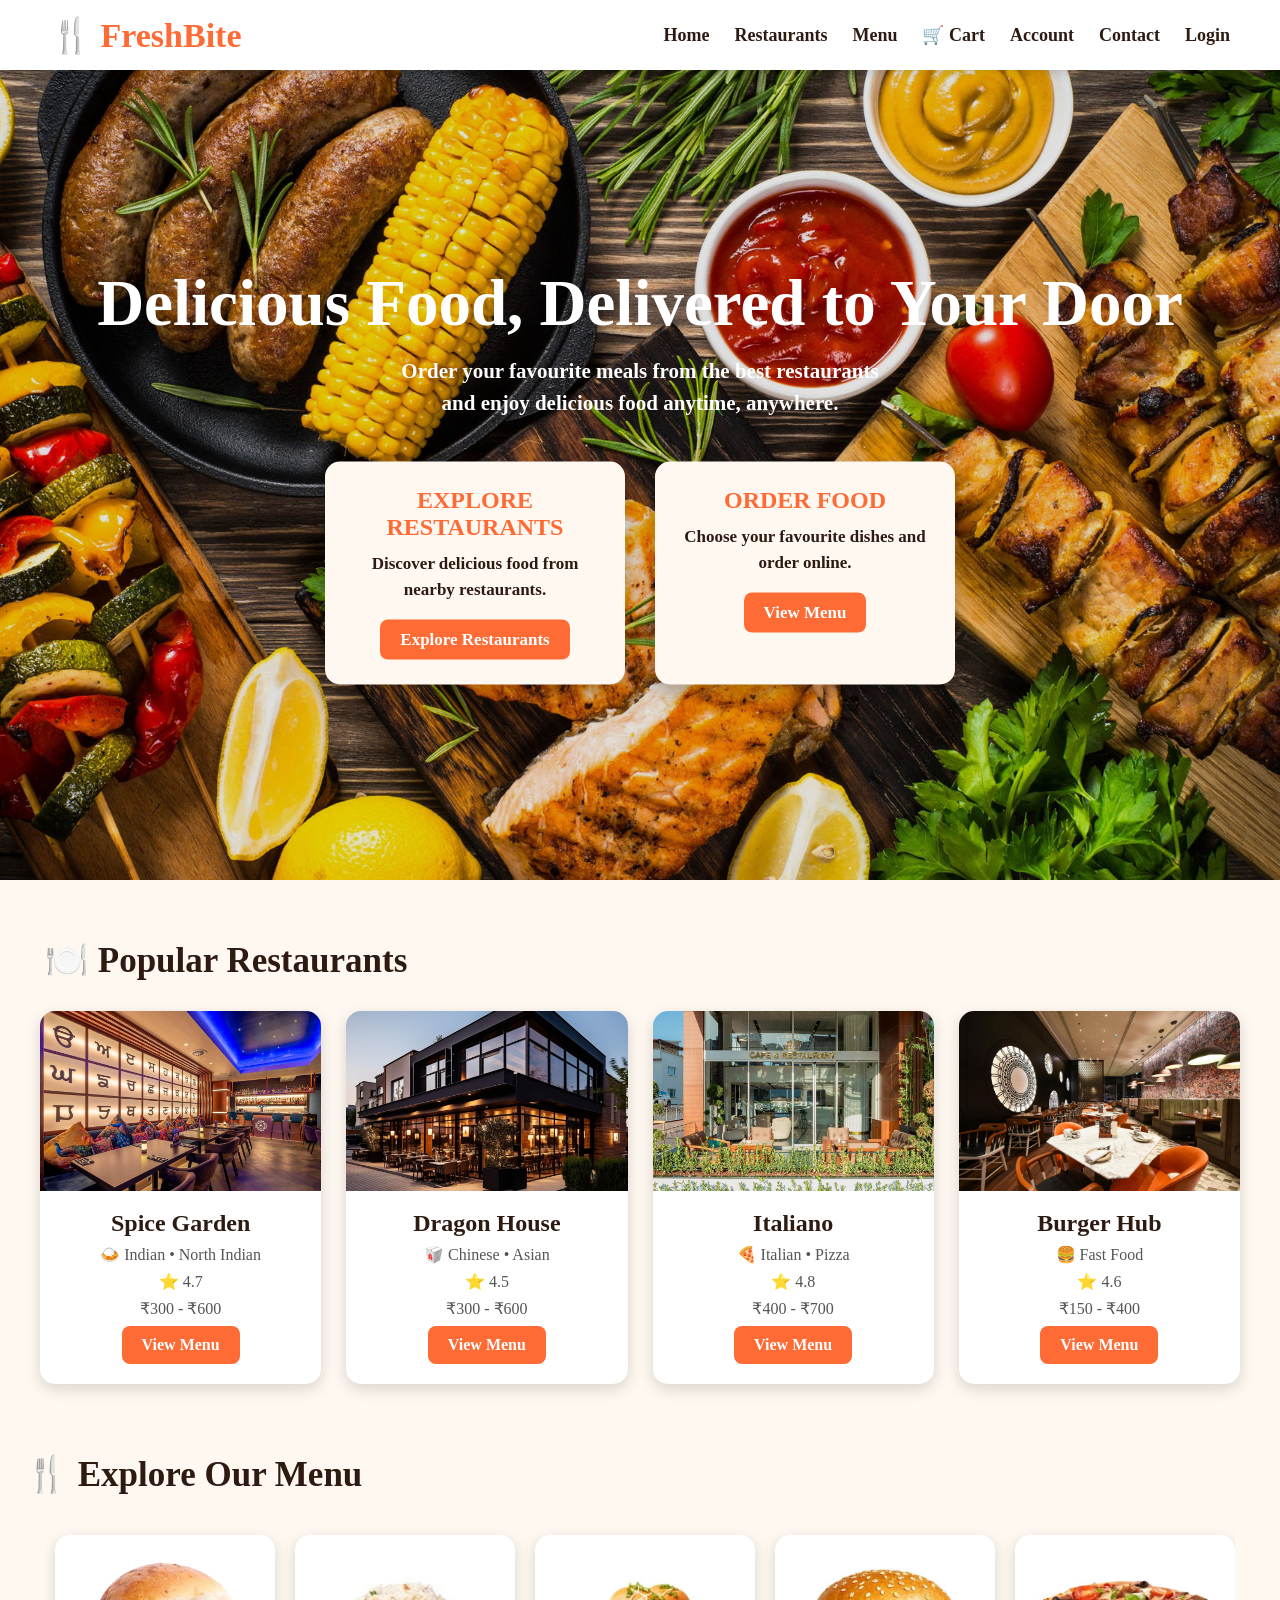
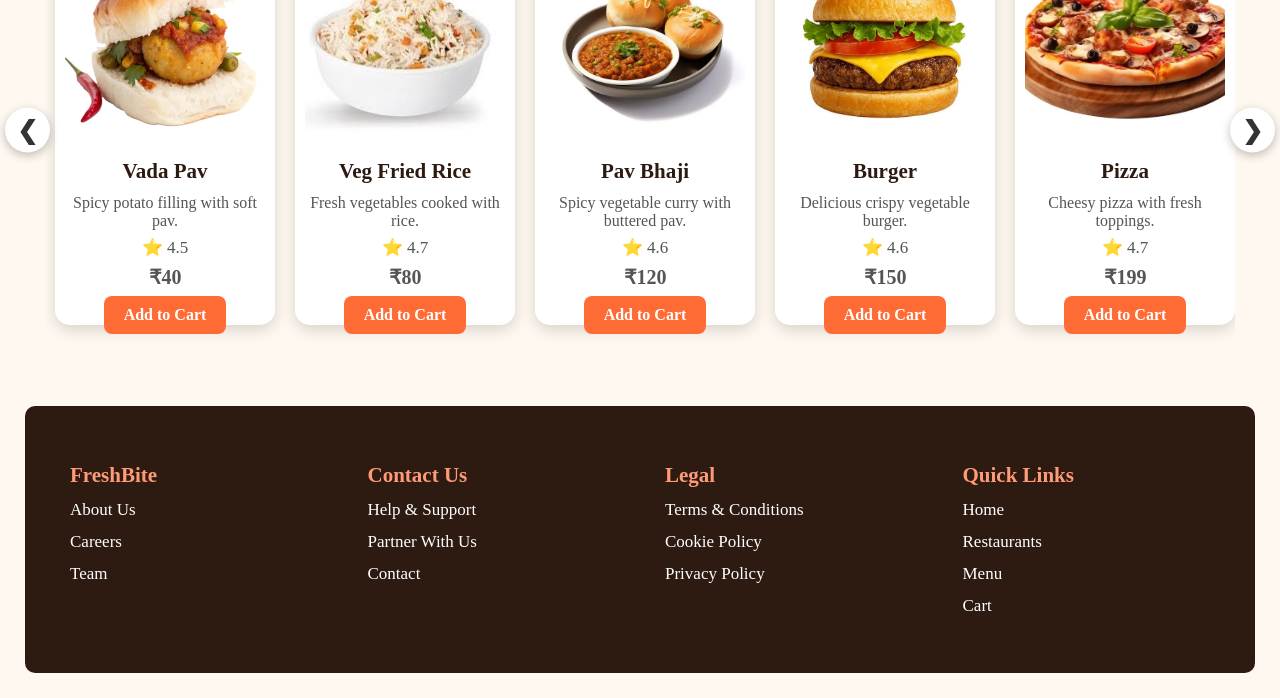
<file: index.html>
<!DOCTYPE html>
<html lang="en">

<head>
    <meta charset="UTF-8">
    <meta name="viewport" content="width=device-width, initial-scale=1.0">

    <title>FreshBite - Online Food Ordering</title>

    <link rel="stylesheet" href="css_index.css">
</head>

<body>

    <!-- ================= NAVBAR ================= -->

    <section id="n">

        <nav class="navbar">

            <h2 class="logo">🍴 FreshBite</h2>

            <div class="nav-links">

                <a href="#home">Home</a>

                <a href="#restaurants">Restaurants</a>

                <a href="#menu">Menu</a>

                <a href="cart.html">🛒 Cart</a>

                <a href="account.html">Account</a>

                <a href="#contact">Contact</a>

                <a href="login.html">Login</a>

            </div>

        </nav>

    </section>


    <!-- ================= HERO SECTION ================= -->

    <section class="hero-img" id="home"  style="scroll-margin-top: 69px;">

        <div class="hero-wrapper">

            <h1>
                Delicious Food, Delivered to Your Door
            </h1>

            <p>
                Order your favourite meals from the best restaurants
                <br>
                and enjoy delicious food anytime, anywhere.
            </p>

            <br>

            <div class="cards">

                <div class="info">

                    <h2>EXPLORE RESTAURANTS</h2>

                    <p>
                        Discover delicious food from nearby restaurants.
                    </p>

                    <br>

                    <a href="#restaurants" class="shop">
                        Explore Restaurants
                    </a>

                </div>


                <div class="info">

                    <h2>ORDER FOOD</h2>

                    <p>
                        Choose your favourite dishes and order online.
                    </p>

                    <br>

                    <a href="#menu" class="shop">
                        View Menu
                    </a>

                </div>

            </div>

        </div>

    </section>


    <!-- ================= RESTAURANTS ================= -->

    <section id="restaurants" class="restaurant-section"  style="scroll-margin-top: 40px;">

        <h3>
            🍽️ Popular Restaurants
        </h3>

        <div class="restaurant-grid">


            <!-- Restaurant 1 -->

            <div class="restaurant-card">

                <img src="restaurant1.jpg"
                     alt="Spice Garden">

                <h2>Spice Garden</h2>

                <p>
                    🍛 Indian • North Indian
                </p>

                <p>
                    ⭐ 4.7
                </p>

                <p>
                    ₹300 - ₹600
                </p>

                <a href="#menu" class="order-btn">
                    View Menu
                </a>

            </div>


            <!-- Restaurant 2 -->

            <div class="restaurant-card">

                <img src="restaurant2.jpg"
                     alt="Dragon House">

                <h2>Dragon House</h2>

                <p>
                    🥡 Chinese • Asian
                </p>

                <p>
                    ⭐ 4.5
                </p>

                <p>
                    ₹300 - ₹600
                </p>

                <a href="#menu" class="order-btn">
                    View Menu
                </a>

            </div>


            <!-- Restaurant 3 -->

            <div class="restaurant-card">

                <img src="restaurant3.jpg"
                     alt="Italiano">

                <h2>Italiano</h2>

                <p>
                    🍕 Italian • Pizza
                </p>

                <p>
                    ⭐ 4.8
                </p>

                <p>
                    ₹400 - ₹700
                </p>

                <a href="#menu" class="order-btn">
                    View Menu
                </a>

            </div>


            <!-- Restaurant 4 -->

            <div class="restaurant-card">

                <img src="restaurant4.jpg"
                     alt="Burger Hub">

                <h2>Burger Hub</h2>

                <p>
                    🍔 Fast Food
                </p>

                <p>
                    ⭐ 4.6
                </p>

                <p>
                    ₹150 - ₹400
                </p>

                <a href="#menu" class="order-btn">
                    View Menu
                </a>

            </div>

        </div>

    </section>


    <!-- ================= FOOD MENU ================= -->

    <section id="menu"  style="scroll-margin-top: 70px;">

        <h3>
            🍴 Explore Our Menu
        </h3>


        <div class="scroll-container">

            <button class="scroll-btn left"
                    onclick="scrollFood(-1)">
                ❮
            </button>


            <section id="product">


                <!-- FOOD 1 -->

                <div class="productlist">

                    <img src="f1.jpeg"
                         alt="Vada Pav"
                         width="200"
                         height="200">

                    <h2 class="product-heading">
                        Vada Pav
                    </h2>

                    <p>
                        Spicy potato filling with soft pav.
                    </p>

                    <p class="rating">
                        ⭐ 4.5
                    </p>

                    <p class="price">
                        ₹40
                    </p>

                    <button class="order-btn"
                            onclick="addToCart('Vada Pav',40)">
                        Add to Cart
                    </button>

                </div>


                <!-- FOOD 2 -->

                <div class="productlist">

                    <img src="f10.jpeg"
                         alt="Veg Fried Rice"
                         width="200"
                         height="200">

                    <h2 class="product-heading">
                        Veg Fried Rice
                    </h2>

                    <p>
                        Fresh vegetables cooked with rice.
                    </p>

                    <p class="rating">
                        ⭐ 4.7
                    </p>

                    <p class="price">
                        ₹80
                    </p>

                    <button class="order-btn"
                            onclick="addToCart('Veg Fried Rice',80)">
                        Add to Cart
                    </button>

                </div>


                <!-- FOOD 3 -->

                <div class="productlist">

                    <img src="f2.jpeg"
                         alt="Pav Bhaji"
                         width="200"
                         height="200">

                    <h2 class="product-heading">
                        Pav Bhaji
                    </h2>

                    <p>
                        Spicy vegetable curry with buttered pav.
                    </p>

                    <p class="rating">
                        ⭐ 4.6
                    </p>

                    <p class="price">
                        ₹120
                    </p>

                    <button class="order-btn"
                            onclick="addToCart('Pav Bhaji',120)">
                        Add to Cart
                    </button>

                </div>


                <!-- FOOD 4 -->

                <div class="productlist">

                    <img src="f11.jpeg"
                         alt="Burger"
                         width="200"
                         height="200">

                    <h2 class="product-heading">
                        Burger
                    </h2>

                    <p>
                        Delicious crispy vegetable burger.
                    </p>

                    <p class="rating">
                        ⭐ 4.6
                    </p>

                    <p class="price">
                        ₹150
                    </p>

                    <button class="order-btn"
                            onclick="addToCart('Burger',150)">
                        Add to Cart
                    </button>

                </div>


                <!-- FOOD 5 -->

                <div class="productlist">

                    <img src="f3.jpeg"
                         alt="Pizza"
                         width="200"
                         height="200">

                    <h2 class="product-heading">
                        Pizza
                    </h2>

                    <p>
                        Cheesy pizza with fresh toppings.
                    </p>

                    <p class="rating">
                        ⭐ 4.7
                    </p>

                    <p class="price">
                        ₹199
                    </p>

                    <button class="order-btn"
                            onclick="addToCart('Pizza',199)">
                        Add to Cart
                    </button>

                </div>


                <!-- FOOD 6 -->

                <div class="productlist">

                    <img src="f12.jpeg"
                         alt="Cake"
                         width="200"
                         height="200">

                    <h2 class="product-heading">
                        Chocolate Cake
                    </h2>

                    <p>
                        Soft and delicious chocolate cake.
                    </p>

                    <p class="rating">
                        ⭐ 4.3
                    </p>

                    <p class="price">
                        ₹90
                    </p>

                    <button class="order-btn"
                            onclick="addToCart('Chocolate Cake',90)">
                        Add to Cart
                    </button>

                </div>


                <!-- FOOD 7 -->

                <div class="productlist">

                    <img src="f4.jpeg"
                         alt="Chicken Biryani"
                         width="200"
                         height="200">

                    <h2 class="product-heading">
                        Chicken Biryani
                    </h2>

                    <p>
                        Aromatic rice with spicy chicken.
                    </p>

                    <p class="rating">
                        ⭐ 4.8
                    </p>

                    <p class="price">
                        ₹220
                    </p>

                    <button class="order-btn"
                            onclick="addToCart('Chicken Biryani',220)">
                        Add to Cart
                    </button>

                </div>


                <!-- FOOD 8 -->

                <div class="productlist">

                    <img src="f13.jpeg"
                         alt="Ice Cream"
                         width="200"
                         height="200">

                    <h2 class="product-heading">
                        Ice Cream
                    </h2>

                    <p>
                        Creamy and refreshing ice cream.
                    </p>

                    <p class="rating">
                        ⭐ 4.6
                    </p>

                    <p class="price">
                        ₹100
                    </p>

                    <button class="order-btn"
                            onclick="addToCart('Ice Cream',100)">
                        Add to Cart
                    </button>

                </div>


                <!-- FOOD 9 -->

                <div class="productlist">

                    <img src="f5.jpeg"
                         alt="Dal Khichadi"
                         width="200"
                         height="200">

                    <h2 class="product-heading">
                        Dal Khichadi
                    </h2>

                    <p>
                        Healthy and comforting Indian meal.
                    </p>

                    <p class="rating">
                        ⭐ 4.5
                    </p>

                    <p class="price">
                        ₹130
                    </p>

                    <button class="order-btn"
                            onclick="addToCart('Dal Khichadi',130)">
                        Add to Cart
                    </button>

                </div>


                <!-- FOOD 10 -->

                <div class="productlist">

                    <img src="f14.jpeg"
                         alt="Paratha"
                         width="200"
                         height="200">

                    <h2 class="product-heading">
                        Paratha
                    </h2>

                    <p>
                        Crispy Indian flatbread.
                    </p>

                    <p class="rating">
                        ⭐ 4.8
                    </p>

                    <p class="price">
                        ₹220
                    </p>

                    <button class="order-btn"
                            onclick="addToCart('Paratha',220)">
                        Add to Cart
                    </button>

                </div>


                <!-- FOOD 11 -->

                <div class="productlist">

                    <img src="f6.jpeg"
                         alt="Dosa"
                         width="200"
                         height="200">

                    <h2 class="product-heading">
                        Dosa
                    </h2>

                    <p>
                        Crispy South Indian dosa.
                    </p>

                    <p class="rating">
                        ⭐ 4.6
                    </p>

                    <p class="price">
                        ₹100
                    </p>

                    <button class="order-btn"
                            onclick="addToCart('Dosa',100)">
                        Add to Cart
                    </button>

                </div>


                <!-- FOOD 12 -->

                <div class="productlist">

                    <img src="f15.jpeg"
                         alt="Noodles"
                         width="200"
                         height="200">

                    <h2 class="product-heading">
                        Noodles
                    </h2>

                    <p>
                        Tasty noodles with fresh vegetables.
                    </p>

                    <p class="rating">
                        ⭐ 4.7
                    </p>

                    <p class="price">
                        ₹199
                    </p>

                    <button class="order-btn"
                            onclick="addToCart('Noodles',199)">
                        Add to Cart
                    </button>

                </div>

            </section>


            <button class="scroll-btn right"
                    onclick="scrollFood(1)">
                ❯
            </button>

        </div>

    </section>
    <br><br>

    <!-- ================= FOOTER ================= -->

    <footer class="list"
            id="contact"  style="scroll-margin-top: 50px;">

        <div class="lis">

            <li>
                <b>FreshBite</b>
            </li>

            <li>
                <a href="about.html">
                    About Us
                </a>
            </li>

            <li>
                Careers
            </li>

            <li>
                Team
            </li>

        </div>


        <div class="lis">

            <li>
                <b>Contact Us</b>
            </li>

            <li>
                <a href="contact.html">
                    Help & Support
                </a>
            </li>

            <li>
                Partner With Us
            </li>

            <li>
                Contact
            </li>

        </div>


        <div class="lis">

            <li>
                <b>Legal</b>
            </li>

            <li>
                Terms & Conditions
            </li>

            <li>
                Cookie Policy
            </li>

            <li>
                Privacy Policy
            </li>

        </div>


        <div class="lis">

            <li>
                <b>Quick Links</b>
            </li>

            <li>
                <a href="#home">
                    Home
                </a>
            </li>

            <li>
                <a href="#restaurants">
                    Restaurants
                </a>
            </li>

            <li>
                <a href="#menu">
                    Menu
                </a>
            </li>

            <li>
                <a href="cart.html">
                    Cart
                </a>
            </li>

        </div>

    </footer>


    <!-- ================= JAVASCRIPT ================= -->

    <script src="script.js"></script>

</body>

</html>
</file>
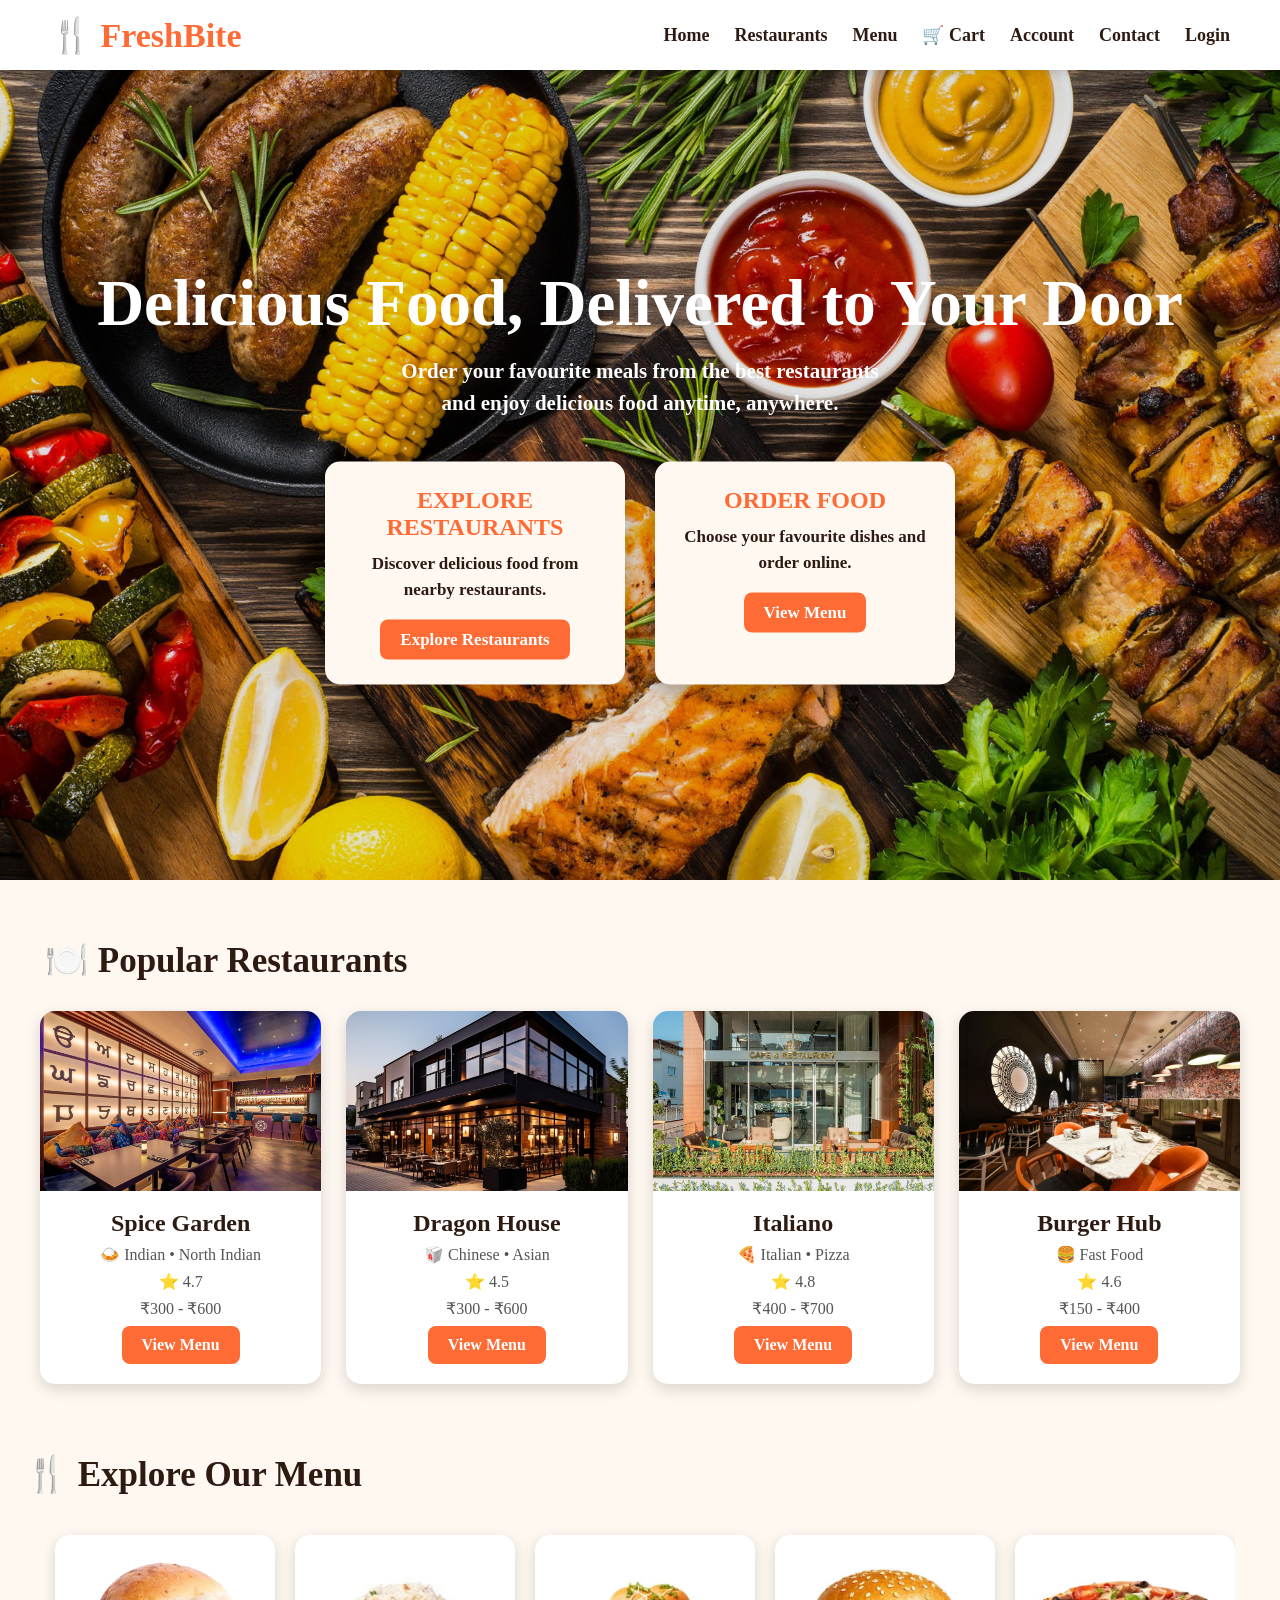
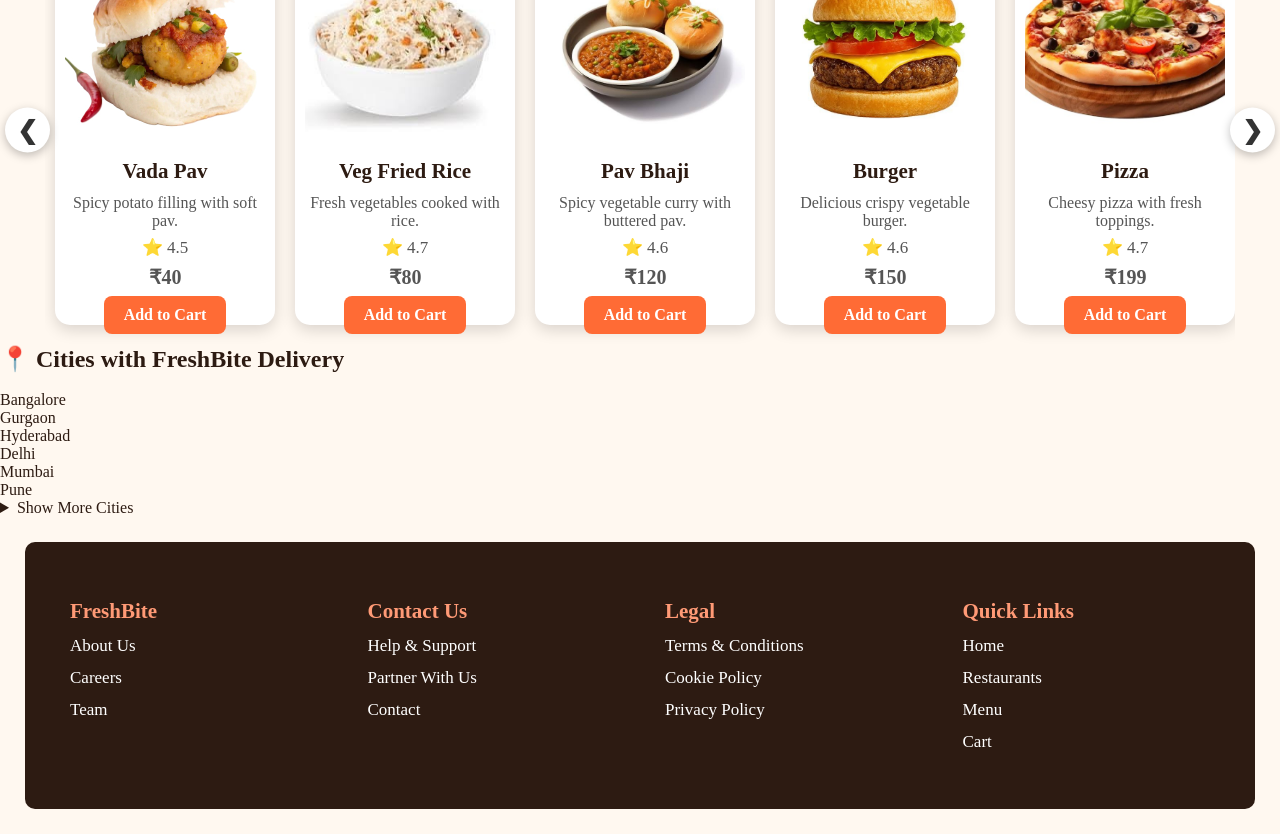
<file: Index.html>
<!DOCTYPE html>
<html lang="en">

<head>
    <meta charset="UTF-8">
    <meta name="viewport" content="width=device-width, initial-scale=1.0">

    <title>FreshBite - Online Food Ordering</title>

    <link rel="stylesheet" href="css_index.css">
</head>

<body>

    <!-- ================= NAVBAR ================= -->

    <section id="n">

        <nav class="navbar">

            <h2 class="logo">🍴 FreshBite</h2>

            <div class="nav-links">

                <a href="#home">Home</a>

                <a href="#restaurants">Restaurants</a>

                <a href="#menu">Menu</a>

                <a href="cart.html">🛒 Cart</a>

                <a href="account.html">Account</a>

                <a href="#contact">Contact</a>

                <a href="login.html">Login</a>

            </div>

        </nav>

    </section>


    <!-- ================= HERO SECTION ================= -->

    <section class="hero-img" id="home"  style="scroll-margin-top: 69px;">

        <div class="hero-wrapper">

            <h1>
                Delicious Food, Delivered to Your Door
            </h1>

            <p>
                Order your favourite meals from the best restaurants
                <br>
                and enjoy delicious food anytime, anywhere.
            </p>

            <br>

            <div class="cards">

                <div class="info">

                    <h2>EXPLORE RESTAURANTS</h2>

                    <p>
                        Discover delicious food from nearby restaurants.
                    </p>

                    <br>

                    <a href="#restaurants" class="shop">
                        Explore Restaurants
                    </a>

                </div>


                <div class="info">

                    <h2>ORDER FOOD</h2>

                    <p>
                        Choose your favourite dishes and order online.
                    </p>

                    <br>

                    <a href="#menu" class="shop">
                        View Menu
                    </a>

                </div>

            </div>

        </div>

    </section>


    <!-- ================= RESTAURANTS ================= -->

    <section id="restaurants" class="restaurant-section"  style="scroll-margin-top: 40px;">

        <h3>
            🍽️ Popular Restaurants
        </h3>

        <div class="restaurant-grid">


            <!-- Restaurant 1 -->

            <div class="restaurant-card">

                <img src="restaurant1.jpg"
                     alt="Spice Garden">

                <h2>Spice Garden</h2>

                <p>
                    🍛 Indian • North Indian
                </p>

                <p>
                    ⭐ 4.7
                </p>

                <p>
                    ₹300 - ₹600
                </p>

                <a href="#menu" class="order-btn">
                    View Menu
                </a>

            </div>


            <!-- Restaurant 2 -->

            <div class="restaurant-card">

                <img src="restaurant2.jpg"
                     alt="Dragon House">

                <h2>Dragon House</h2>

                <p>
                    🥡 Chinese • Asian
                </p>

                <p>
                    ⭐ 4.5
                </p>

                <p>
                    ₹300 - ₹600
                </p>

                <a href="#menu" class="order-btn">
                    View Menu
                </a>

            </div>


            <!-- Restaurant 3 -->

            <div class="restaurant-card">

                <img src="restaurant3.jpg"
                     alt="Italiano">

                <h2>Italiano</h2>

                <p>
                    🍕 Italian • Pizza
                </p>

                <p>
                    ⭐ 4.8
                </p>

                <p>
                    ₹400 - ₹700
                </p>

                <a href="#menu" class="order-btn">
                    View Menu
                </a>

            </div>


            <!-- Restaurant 4 -->

            <div class="restaurant-card">

                <img src="restaurant4.jpg"
                     alt="Burger Hub">

                <h2>Burger Hub</h2>

                <p>
                    🍔 Fast Food
                </p>

                <p>
                    ⭐ 4.6
                </p>

                <p>
                    ₹150 - ₹400
                </p>

                <a href="#menu" class="order-btn">
                    View Menu
                </a>

            </div>

        </div>

    </section>


    <!-- ================= FOOD MENU ================= -->

    <section id="menu"  style="scroll-margin-top: 70px;">

        <h3>
            🍴 Explore Our Menu
        </h3>


        <div class="scroll-container">

            <button class="scroll-btn left"
                    onclick="scrollFood(-1)">
                ❮
            </button>


            <section id="product">


                <!-- FOOD 1 -->

                <div class="productlist">

                    <img src="f1.jpeg"
                         alt="Vada Pav"
                         width="200"
                         height="200">

                    <h2 class="product-heading">
                        Vada Pav
                    </h2>

                    <p>
                        Spicy potato filling with soft pav.
                    </p>

                    <p class="rating">
                        ⭐ 4.5
                    </p>

                    <p class="price">
                        ₹40
                    </p>

                    <button class="order-btn"
                            onclick="addToCart('Vada Pav',40)">
                        Add to Cart
                    </button>

                </div>


                <!-- FOOD 2 -->

                <div class="productlist">

                    <img src="f10.jpeg"
                         alt="Veg Fried Rice"
                         width="200"
                         height="200">

                    <h2 class="product-heading">
                        Veg Fried Rice
                    </h2>

                    <p>
                        Fresh vegetables cooked with rice.
                    </p>

                    <p class="rating">
                        ⭐ 4.7
                    </p>

                    <p class="price">
                        ₹80
                    </p>

                    <button class="order-btn"
                            onclick="addToCart('Veg Fried Rice',80)">
                        Add to Cart
                    </button>

                </div>


                <!-- FOOD 3 -->

                <div class="productlist">

                    <img src="f2.jpeg"
                         alt="Pav Bhaji"
                         width="200"
                         height="200">

                    <h2 class="product-heading">
                        Pav Bhaji
                    </h2>

                    <p>
                        Spicy vegetable curry with buttered pav.
                    </p>

                    <p class="rating">
                        ⭐ 4.6
                    </p>

                    <p class="price">
                        ₹120
                    </p>

                    <button class="order-btn"
                            onclick="addToCart('Pav Bhaji',120)">
                        Add to Cart
                    </button>

                </div>


                <!-- FOOD 4 -->

                <div class="productlist">

                    <img src="f11.jpeg"
                         alt="Burger"
                         width="200"
                         height="200">

                    <h2 class="product-heading">
                        Burger
                    </h2>

                    <p>
                        Delicious crispy vegetable burger.
                    </p>

                    <p class="rating">
                        ⭐ 4.6
                    </p>

                    <p class="price">
                        ₹150
                    </p>

                    <button class="order-btn"
                            onclick="addToCart('Burger',150)">
                        Add to Cart
                    </button>

                </div>


                <!-- FOOD 5 -->

                <div class="productlist">

                    <img src="f3.jpeg"
                         alt="Pizza"
                         width="200"
                         height="200">

                    <h2 class="product-heading">
                        Pizza
                    </h2>

                    <p>
                        Cheesy pizza with fresh toppings.
                    </p>

                    <p class="rating">
                        ⭐ 4.7
                    </p>

                    <p class="price">
                        ₹199
                    </p>

                    <button class="order-btn"
                            onclick="addToCart('Pizza',199)">
                        Add to Cart
                    </button>

                </div>


                <!-- FOOD 6 -->

                <div class="productlist">

                    <img src="f12.jpeg"
                         alt="Cake"
                         width="200"
                         height="200">

                    <h2 class="product-heading">
                        Chocolate Cake
                    </h2>

                    <p>
                        Soft and delicious chocolate cake.
                    </p>

                    <p class="rating">
                        ⭐ 4.3
                    </p>

                    <p class="price">
                        ₹90
                    </p>

                    <button class="order-btn"
                            onclick="addToCart('Chocolate Cake',90)">
                        Add to Cart
                    </button>

                </div>


                <!-- FOOD 7 -->

                <div class="productlist">

                    <img src="f4.jpeg"
                         alt="Chicken Biryani"
                         width="200"
                         height="200">

                    <h2 class="product-heading">
                        Chicken Biryani
                    </h2>

                    <p>
                        Aromatic rice with spicy chicken.
                    </p>

                    <p class="rating">
                        ⭐ 4.8
                    </p>

                    <p class="price">
                        ₹220
                    </p>

                    <button class="order-btn"
                            onclick="addToCart('Chicken Biryani',220)">
                        Add to Cart
                    </button>

                </div>


                <!-- FOOD 8 -->

                <div class="productlist">

                    <img src="f13.jpeg"
                         alt="Ice Cream"
                         width="200"
                         height="200">

                    <h2 class="product-heading">
                        Ice Cream
                    </h2>

                    <p>
                        Creamy and refreshing ice cream.
                    </p>

                    <p class="rating">
                        ⭐ 4.6
                    </p>

                    <p class="price">
                        ₹100
                    </p>

                    <button class="order-btn"
                            onclick="addToCart('Ice Cream',100)">
                        Add to Cart
                    </button>

                </div>


                <!-- FOOD 9 -->

                <div class="productlist">

                    <img src="f5.jpeg"
                         alt="Dal Khichadi"
                         width="200"
                         height="200">

                    <h2 class="product-heading">
                        Dal Khichadi
                    </h2>

                    <p>
                        Healthy and comforting Indian meal.
                    </p>

                    <p class="rating">
                        ⭐ 4.5
                    </p>

                    <p class="price">
                        ₹130
                    </p>

                    <button class="order-btn"
                            onclick="addToCart('Dal Khichadi',130)">
                        Add to Cart
                    </button>

                </div>


                <!-- FOOD 10 -->

                <div class="productlist">

                    <img src="f14.jpeg"
                         alt="Paratha"
                         width="200"
                         height="200">

                    <h2 class="product-heading">
                        Paratha
                    </h2>

                    <p>
                        Crispy Indian flatbread.
                    </p>

                    <p class="rating">
                        ⭐ 4.8
                    </p>

                    <p class="price">
                        ₹220
                    </p>

                    <button class="order-btn"
                            onclick="addToCart('Paratha',220)">
                        Add to Cart
                    </button>

                </div>


                <!-- FOOD 11 -->

                <div class="productlist">

                    <img src="f6.jpeg"
                         alt="Dosa"
                         width="200"
                         height="200">

                    <h2 class="product-heading">
                        Dosa
                    </h2>

                    <p>
                        Crispy South Indian dosa.
                    </p>

                    <p class="rating">
                        ⭐ 4.6
                    </p>

                    <p class="price">
                        ₹100
                    </p>

                    <button class="order-btn"
                            onclick="addToCart('Dosa',100)">
                        Add to Cart
                    </button>

                </div>


                <!-- FOOD 12 -->

                <div class="productlist">

                    <img src="f15.jpeg"
                         alt="Noodles"
                         width="200"
                         height="200">

                    <h2 class="product-heading">
                        Noodles
                    </h2>

                    <p>
                        Tasty noodles with fresh vegetables.
                    </p>

                    <p class="rating">
                        ⭐ 4.7
                    </p>

                    <p class="price">
                        ₹199
                    </p>

                    <button class="order-btn"
                            onclick="addToCart('Noodles',199)">
                        Add to Cart
                    </button>

                </div>

            </section>


            <button class="scroll-btn right"
                    onclick="scrollFood(1)">
                ❯
            </button>

        </div>

    </section>


    <!-- ================= CITIES ================= -->

    <section class="delivery"
             id="cities"  style="scroll-margin-top: 50px;">

        <h1>
            📍 Cities with FreshBite Delivery
        </h1>

        <br>

        <div class="cities">

            <div class="city">
                Bangalore
            </div>

            <div class="city">
                Gurgaon
            </div>

            <div class="city">
                Hyderabad
            </div>

            <div class="city">
                Delhi
            </div>

            <div class="city">
                Mumbai
            </div>

            <div class="city">
                Pune
            </div>

        </div>


        <details>

            <summary>
                Show More Cities
            </summary>

            <br>

            <div class="cities">

                <div class="city">Kolkata</div>

                <div class="city">Chennai</div>

                <div class="city">Ahmedabad</div>

                <div class="city">Chandigarh</div>

                <div class="city">Jaipur</div>

                <div class="city">Kochi</div>

                <div class="city">Coimbatore</div>

                <div class="city">Lucknow</div>

                <div class="city">Nagpur</div>

                <div class="city">Vadodara</div>

                <div class="city">Indore</div>

                <div class="city">Guwahati</div>

            </div>

        </details>

    </section>


    <!-- ================= FOOTER ================= -->

    <footer class="list"
            id="contact"  style="scroll-margin-top: 50px;">

        <div class="lis">

            <li>
                <b>FreshBite</b>
            </li>

            <li>
                <a href="about.html">
                    About Us
                </a>
            </li>

            <li>
                Careers
            </li>

            <li>
                Team
            </li>

        </div>


        <div class="lis">

            <li>
                <b>Contact Us</b>
            </li>

            <li>
                <a href="contact.html">
                    Help & Support
                </a>
            </li>

            <li>
                Partner With Us
            </li>

            <li>
                Contact
            </li>

        </div>


        <div class="lis">

            <li>
                <b>Legal</b>
            </li>

            <li>
                Terms & Conditions
            </li>

            <li>
                Cookie Policy
            </li>

            <li>
                Privacy Policy
            </li>

        </div>


        <div class="lis">

            <li>
                <b>Quick Links</b>
            </li>

            <li>
                <a href="#home">
                    Home
                </a>
            </li>

            <li>
                <a href="#restaurants">
                    Restaurants
                </a>
            </li>

            <li>
                <a href="#menu">
                    Menu
                </a>
            </li>

            <li>
                <a href="cart.html">
                    Cart
                </a>
            </li>

        </div>

    </footer>


    <!-- ================= JAVASCRIPT ================= -->

    <script src="script.js"></script>

</body>

</html>
</file>
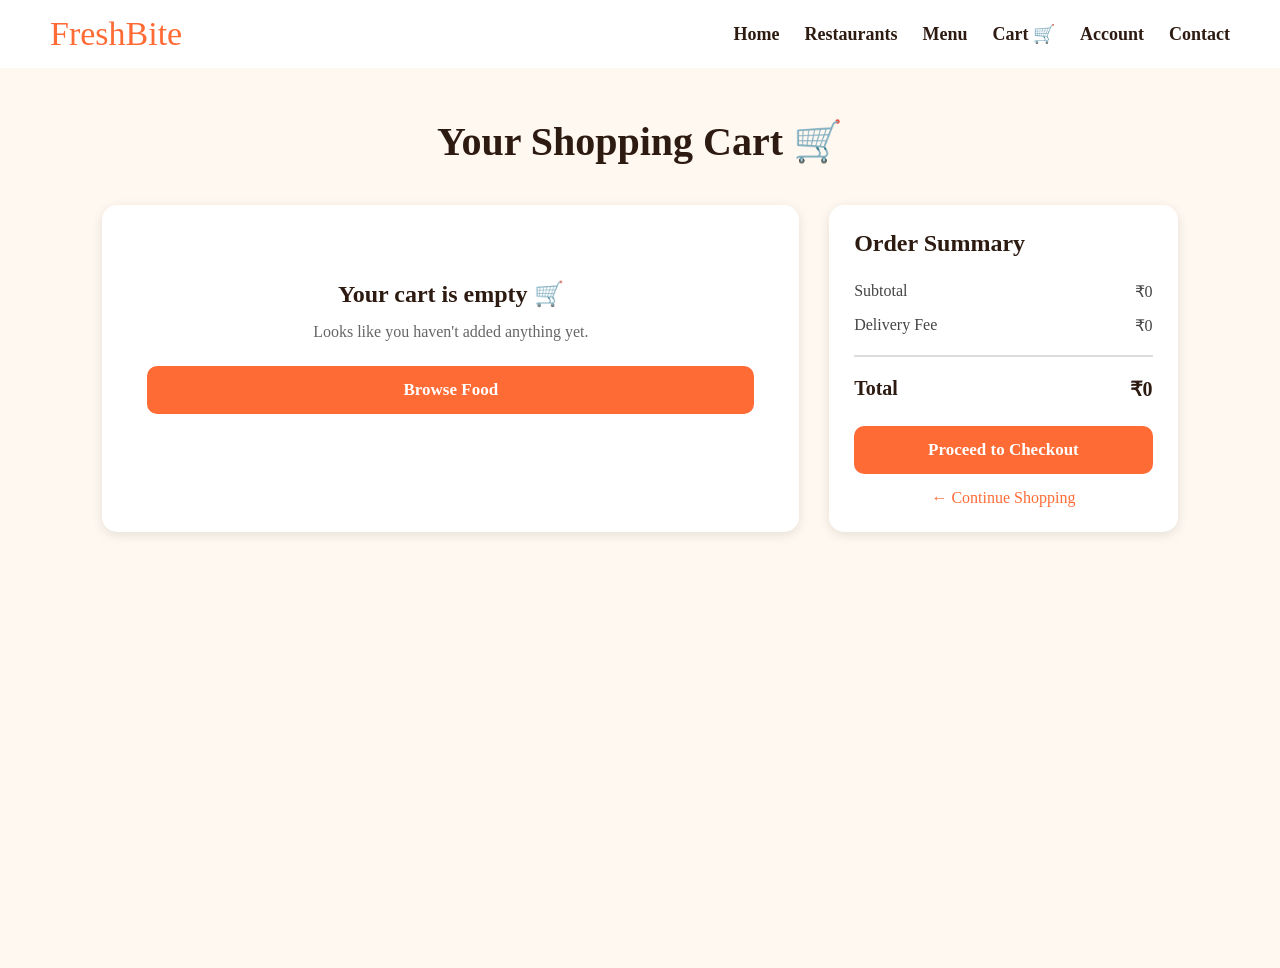
<file: cart.html>
<!DOCTYPE html>
<html lang="en">
<head>
    <meta charset="UTF-8">
    <meta name="viewport" content="width=device-width, initial-scale=1.0">

    <title>FreshBite - Cart</title>

    <link rel="stylesheet" href="css_index.css">

    <style>
        /* Cart Page */

        .cart-page {
            background-color: #FFF8F0;
            min-height: 100vh;
            padding: 50px 8%;
        }

        .cart-title {
            text-align: center;
            color: #2D1B12;
            font-size: 40px;
            margin-bottom: 40px;
        }

        .cart-container {
            max-width: 1100px;
            margin: auto;
            display: grid;
            grid-template-columns: 2fr 1fr;
            gap: 30px;
        }

        /* Cart Items */

        .cart-items {
            background: white;
            border-radius: 15px;
            padding: 25px;
            box-shadow: 0 3px 12px rgba(0,0,0,0.1);
        }

        .cart-item {
            display: flex;
            align-items: center;
            justify-content: space-between;
            border-bottom: 1px solid #ddd;
            padding: 20px 0;
            gap: 20px;
        }

        .cart-item:last-child {
            border-bottom: none;
        }

        .item-info {
            flex: 1;
        }

        .item-info h3 {
            color: #2D1B12;
            margin-bottom: 8px;
        }

        .item-price {
            color: #FF6B35;
            font-weight: bold;
        }

        /* Quantity */

        .quantity-box {
            display: flex;
            align-items: center;
            gap: 10px;
        }

        .quantity-box button {
            width: 32px;
            height: 32px;
            border: none;
            border-radius: 50%;
            background-color: #FF6B35;
            color: white;
            font-size: 18px;
            cursor: pointer;
        }

        .quantity-box button:hover {
            background-color: #e85a28;
        }

        .quantity {
            font-weight: bold;
            min-width: 20px;
            text-align: center;
        }

        /* Remove Button */

        .remove-btn {
            border: none;
            background: #ffe5dc;
            color: #d84315;
            padding: 8px 12px;
            border-radius: 8px;
            cursor: pointer;
        }

        .remove-btn:hover {
            background: #ffd2c4;
        }

        /* Summary */

        .cart-summary {
            background: white;
            border-radius: 15px;
            padding: 25px;
            height: fit-content;
            box-shadow: 0 3px 12px rgba(0,0,0,0.1);
        }

        .cart-summary h2 {
            color: #2D1B12;
            margin-bottom: 25px;
        }

        .summary-row {
            display: flex;
            justify-content: space-between;
            margin: 15px 0;
            color: #444;
        }

        .total-row {
            border-top: 2px solid #ddd;
            padding-top: 20px;
            margin-top: 20px;
            font-size: 20px;
            font-weight: bold;
            color: #2D1B12;
        }

        .checkout-btn {
            display: block;
            width: 100%;
            margin-top: 25px;
            padding: 14px;
            background-color: #FF6B35;
            color: white;
            text-align: center;
            border: none;
            border-radius: 10px;
            font-size: 17px;
            font-weight: bold;
            cursor: pointer;
            text-decoration: none;
        }

        .checkout-btn:hover {
            background-color: #e85a28;
        }

        .continue-btn {
            display: block;
            text-align: center;
            margin-top: 15px;
            color: #FF6B35;
            text-decoration: none;
        }

        /* Empty Cart */

        .empty-cart {
            text-align: center;
            padding: 50px 20px;
        }

        .empty-cart h2 {
            color: #2D1B12;
            margin-bottom: 15px;
        }

        .empty-cart p {
            color: #666;
            margin-bottom: 25px;
        }

        /* Mobile */

        @media (max-width: 768px) {

            .cart-container {
                grid-template-columns: 1fr;
            }

            .cart-title {
                font-size: 30px;
            }

            .cart-item {
                flex-wrap: wrap;
            }

            .quantity-box {
                order: 3;
            }

            .remove-btn {
                order: 4;
            }
        }
    </style>
</head>

<body>

    <!-- Navbar -->

    <nav class="navbar">

        <div class="logo">
            FreshBite
        </div>

        <div class="nav-links">
            <a href="index.html">Home</a>
            <a href="index.html#restaurants">Restaurants</a>
            <a href="index.html#menu">Menu</a>
            <a href="cart.html">Cart 🛒</a>
            <a href="account.html">Account</a>
            <a href="contact.html">Contact</a>
        </div>

    </nav>


    <!-- Cart Section -->

    <section class="cart-page">

        <h1 class="cart-title">
            Your Shopping Cart 🛒
        </h1>

        <div class="cart-container">

            <!-- Cart Items -->

            <div class="cart-items" id="cart-items">

                <!-- Items will be added using JavaScript -->

            </div>


            <!-- Cart Summary -->

            <div class="cart-summary">

                <h2>Order Summary</h2>

                <div class="summary-row">
                    <span>Subtotal</span>
                    <span id="subtotal">₹0</span>
                </div>

                <div class="summary-row">
                    <span>Delivery Fee</span>
                    <span id="delivery">₹40</span>
                </div>

                <div class="summary-row total-row">
                    <span>Total</span>
                    <span id="total">₹0</span>
                </div>

                <a href="checkout.html" class="checkout-btn">
                    Proceed to Checkout
                </a>

                <a href="index.html" class="continue-btn">
                    ← Continue Shopping
                </a>

            </div>

        </div>

    </section>


    <script>

        // Get cart from localStorage

        function getCart() {
            return JSON.parse(localStorage.getItem("freshBiteCart")) || [];
        }


        // Save cart

        function saveCart(cart) {
            localStorage.setItem(
                "freshBiteCart",
                JSON.stringify(cart)
            );
        }


        // Display Cart

        function displayCart() {

            let cart = getCart();

            let cartItems = document.getElementById("cart-items");

            let subtotal = 0;


            // Empty Cart

            if (cart.length === 0) {

                cartItems.innerHTML = `
                    <div class="empty-cart">

                        <h2>Your cart is empty 🛒</h2>

                        <p>
                            Looks like you haven't added anything yet.
                        </p>

                        <a href="index.html" class="checkout-btn">
                            Browse Food
                        </a>

                    </div>
                `;

                document.getElementById("subtotal").innerText = "₹0";
                document.getElementById("delivery").innerText = "₹0";
                document.getElementById("total").innerText = "₹0";

                return;
            }


            // Clear previous items

            cartItems.innerHTML = "";


            // Display every item

            cart.forEach((item, index) => {

                let itemTotal = item.price * item.quantity;

                subtotal += itemTotal;


                cartItems.innerHTML += `

                    <div class="cart-item">

                        <div class="item-info">

                            <h3>${item.name}</h3>

                            <div class="item-price">
                                ₹${item.price} each
                            </div>

                        </div>


                        <div class="quantity-box">

                            <button onclick="decreaseQuantity(${index})">
                                −
                            </button>

                            <span class="quantity">
                                ${item.quantity}
                            </span>

                            <button onclick="increaseQuantity(${index})">
                                +
                            </button>

                        </div>


                        <strong>
                            ₹${itemTotal}
                        </strong>


                        <button
                            class="remove-btn"
                            onclick="removeItem(${index})">

                            🗑️ Remove

                        </button>

                    </div>

                `;

            });


            // Delivery fee

            let deliveryFee = 40;

            // Free delivery for orders above ₹500

            if (subtotal >= 500) {
                deliveryFee = 0;
            }


            let total = subtotal + deliveryFee;


            // Display totals

            document.getElementById("subtotal").innerText =
                "₹" + subtotal;

            document.getElementById("delivery").innerText =
                deliveryFee === 0
                ? "FREE"
                : "₹" + deliveryFee;

            document.getElementById("total").innerText =
                "₹" + total;

        }


        // Increase Quantity

        function increaseQuantity(index) {

            let cart = getCart();

            cart[index].quantity++;

            saveCart(cart);

            displayCart();
        }


        // Decrease Quantity

        function decreaseQuantity(index) {

            let cart = getCart();

            if (cart[index].quantity > 1) {

                cart[index].quantity--;

            } else {

                cart.splice(index, 1);

            }

            saveCart(cart);

            displayCart();
        }


        // Remove Item

        function removeItem(index) {

            let cart = getCart();

            cart.splice(index, 1);

            saveCart(cart);

            displayCart();

        }


        // Load cart when page opens

        document.addEventListener(
            "DOMContentLoaded",
            displayCart
        );

    </script>

</body>

</html>
</file>
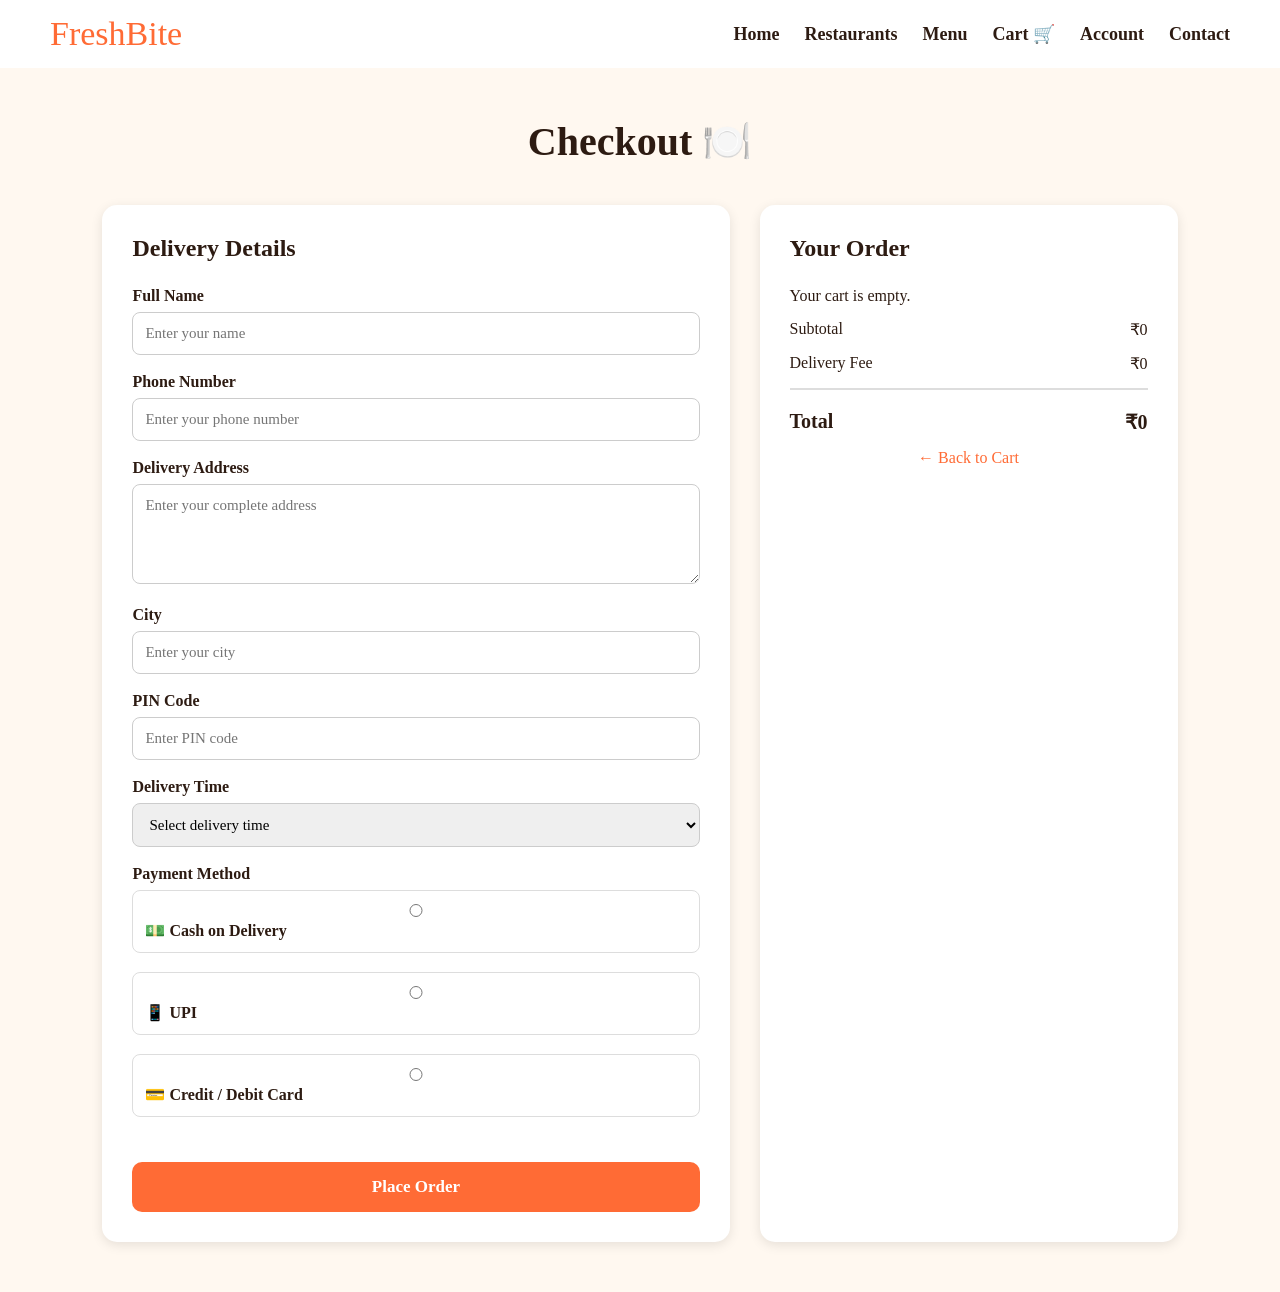
<file: checkout.html>
<!DOCTYPE html>
<html lang="en">
<head>
    <meta charset="UTF-8">
    <meta name="viewport" content="width=device-width, initial-scale=1.0">

    <title>FreshBite - Checkout</title>

    <link rel="stylesheet" href="css_index.css">

    <style>
        .checkout-page {
            background-color: #FFF8F0;
            min-height: 100vh;
            padding: 50px 8%;
        }

        .checkout-title {
            text-align: center;
            color: #2D1B12;
            font-size: 40px;
            margin-bottom: 40px;
        }

        .checkout-container {
            max-width: 1100px;
            margin: auto;
            display: grid;
            grid-template-columns: 1.5fr 1fr;
            gap: 30px;
        }

        .checkout-box,
        .order-summary {
            background: white;
            padding: 30px;
            border-radius: 15px;
            box-shadow: 0 3px 12px rgba(0,0,0,0.1);
        }

        .checkout-box h2,
        .order-summary h2 {
            color: #2D1B12;
            margin-bottom: 25px;
        }

        .form-group {
            margin-bottom: 18px;
        }

        .form-group label {
            display: block;
            margin-bottom: 7px;
            font-weight: bold;
            color: #2D1B12;
        }

        .form-group input,
        .form-group textarea,
        .form-group select {
            width: 100%;
            padding: 12px;
            border: 1px solid #ccc;
            border-radius: 8px;
            font-size: 15px;
            box-sizing: border-box;
        }

        .form-group textarea {
            height: 100px;
            resize: vertical;
        }

        .payment-options {
            display: flex;
            flex-direction: column;
            gap: 12px;
        }

        .payment-option {
            border: 1px solid #ddd;
            padding: 12px;
            border-radius: 8px;
            cursor: pointer;
        }

        .payment-option:hover {
            border-color: #FF6B35;
        }

        .payment-option input {
            margin-right: 8px;
        }

        .order-item {
            display: flex;
            justify-content: space-between;
            border-bottom: 1px solid #ddd;
            padding: 12px 0;
        }

        .order-item:last-child {
            border-bottom: none;
        }

        .summary-row {
            display: flex;
            justify-content: space-between;
            margin: 15px 0;
        }

        .total-row {
            border-top: 2px solid #ddd;
            padding-top: 20px;
            font-size: 20px;
            font-weight: bold;
            color: #2D1B12;
        }

        .place-order-btn {
            width: 100%;
            padding: 15px;
            margin-top: 20px;
            border: none;
            border-radius: 10px;
            background-color: #FF6B35;
            color: white;
            font-size: 17px;
            font-weight: bold;
            cursor: pointer;
        }

        .place-order-btn:hover {
            background-color: #e85a28;
        }

        .back-cart {
            display: block;
            text-align: center;
            margin-top: 15px;
            color: #FF6B35;
            text-decoration: none;
        }

        .success-message {
            display: none;
            text-align: center;
            background: white;
            max-width: 600px;
            margin: 50px auto;
            padding: 40px;
            border-radius: 15px;
            box-shadow: 0 3px 12px rgba(0,0,0,0.1);
        }

        .success-message h2 {
            color: #2D1B12;
        }

        .success-message p {
            color: #555;
            line-height: 1.6;
        }

        .success-message a {
            display: inline-block;
            margin-top: 20px;
            padding: 12px 25px;
            background-color: #FF6B35;
            color: white;
            text-decoration: none;
            border-radius: 8px;
        }

        @media (max-width: 768px) {

            .checkout-container {
                grid-template-columns: 1fr;
            }

            .checkout-title {
                font-size: 30px;
            }

            .checkout-page {
                padding: 30px 5%;
            }
        }
    </style>
</head>

<body>

    <!-- Navbar -->

    <nav class="navbar">

        <div class="logo">
            FreshBite
        </div>

        <div class="nav-links">
            <a href="index.html">Home</a>
            <a href="index.html#restaurants">Restaurants</a>
            <a href="index.html#menu">Menu</a>
            <a href="cart.html">Cart 🛒</a>
            <a href="account.html">Account</a>
            <a href="contact.html">Contact</a>
        </div>

    </nav>


    <!-- Checkout -->

    <section class="checkout-page" id="checkout-section">

        <h1 class="checkout-title">
            Checkout 🍽️
        </h1>


        <div class="checkout-container">

            <!-- Customer Details -->

            <div class="checkout-box">

                <h2>Delivery Details</h2>

                <form id="checkout-form">

                    <div class="form-group">

                        <label for="name">
                            Full Name
                        </label>

                        <input
                            type="text"
                            id="name"
                            placeholder="Enter your name"
                            required
                        >

                    </div>


                    <div class="form-group">

                        <label for="phone">
                            Phone Number
                        </label>

                        <input
                            type="tel"
                            id="phone"
                            placeholder="Enter your phone number"
                            pattern="[0-9]{10}"
                            required
                        >

                    </div>


                    <div class="form-group">

                        <label for="address">
                            Delivery Address
                        </label>

                        <textarea
                            id="address"
                            placeholder="Enter your complete address"
                            required
                        ></textarea>

                    </div>


                    <div class="form-group">

                        <label for="city">
                            City
                        </label>

                        <input
                            type="text"
                            id="city"
                            placeholder="Enter your city"
                            required
                        >

                    </div>


                    <div class="form-group">

                        <label for="pincode">
                            PIN Code
                        </label>

                        <input
                            type="text"
                            id="pincode"
                            placeholder="Enter PIN code"
                            pattern="[0-9]{6}"
                            required
                        >

                    </div>


                    <!-- Delivery Time -->

                    <div class="form-group">

                        <label for="delivery-time">
                            Delivery Time
                        </label>

                        <select id="delivery-time" required>

                            <option value="">
                                Select delivery time
                            </option>

                            <option>
                                30 - 40 minutes
                            </option>

                            <option>
                                40 - 50 minutes
                            </option>

                            <option>
                                50 - 60 minutes
                            </option>

                        </select>

                    </div>


                    <!-- Payment -->

                    <div class="form-group">

                        <label>
                            Payment Method
                        </label>

                        <div class="payment-options">

                            <label class="payment-option">

                                <input
                                    type="radio"
                                    name="payment"
                                    value="Cash on Delivery"
                                    required
                                >

                                💵 Cash on Delivery

                            </label>


                            <label class="payment-option">

                                <input
                                    type="radio"
                                    name="payment"
                                    value="UPI"
                                >

                                📱 UPI

                            </label>


                            <label class="payment-option">

                                <input
                                    type="radio"
                                    name="payment"
                                    value="Card"
                                >

                                💳 Credit / Debit Card

                            </label>

                        </div>

                    </div>


                    <button
                        type="submit"
                        class="place-order-btn">

                        Place Order

                    </button>

                </form>

            </div>


            <!-- Order Summary -->

            <div class="order-summary">

                <h2>
                    Your Order
                </h2>

                <div id="order-items">

                    <!-- Items added using JavaScript -->

                </div>


                <div class="summary-row">

                    <span>
                        Subtotal
                    </span>

                    <span id="checkout-subtotal">
                        ₹0
                    </span>

                </div>


                <div class="summary-row">

                    <span>
                        Delivery Fee
                    </span>

                    <span id="checkout-delivery">
                        ₹40
                    </span>

                </div>


                <div class="summary-row total-row">

                    <span>
                        Total
                    </span>

                    <span id="checkout-total">
                        ₹0
                    </span>

                </div>


                <a
                    href="cart.html"
                    class="back-cart">

                    ← Back to Cart

                </a>

            </div>

        </div>

    </section>


    <!-- Order Success -->

    <div
        class="success-message"
        id="success-message">

        <h2>
            🎉 Order Placed Successfully!
        </h2>

        <p>
            Thank you for ordering with FreshBite.
        </p>

        <p>
            Your delicious food is being prepared
            and will be delivered soon.
        </p>

        <p>
            <strong>
                Estimated Delivery:
            </strong>

            <span id="success-delivery-time"></span>
        </p>

        <a href="index.html">
            Continue Shopping
        </a>

    </div>


    <script>

        // Get cart

        function getCart() {

            return JSON.parse(
                localStorage.getItem("freshBiteCart")
            ) || [];

        }


        // Display order summary

        function displayOrder() {

            let cart = getCart();

            let orderItems =
                document.getElementById("order-items");

            let subtotal = 0;


            if (cart.length === 0) {

                orderItems.innerHTML = `
                    <p>
                        Your cart is empty.
                    </p>
                `;

                document.getElementById(
                    "checkout-subtotal"
                ).innerText = "₹0";

                document.getElementById(
                    "checkout-delivery"
                ).innerText = "₹0";

                document.getElementById(
                    "checkout-total"
                ).innerText = "₹0";

                return;
            }


            orderItems.innerHTML = "";


            cart.forEach(function(item) {

                let itemTotal =
                    item.price * item.quantity;

                subtotal += itemTotal;


                orderItems.innerHTML += `

                    <div class="order-item">

                        <span>
                            ${item.name}
                            × ${item.quantity}
                        </span>

                        <strong>
                            ₹${itemTotal}
                        </strong>

                    </div>

                `;

            });


            // Delivery fee

            let deliveryFee = 40;

            if (subtotal >= 500) {

                deliveryFee = 0;

            }


            let total =
                subtotal + deliveryFee;


            document.getElementById(
                "checkout-subtotal"
            ).innerText = "₹" + subtotal;


            document.getElementById(
                "checkout-delivery"
            ).innerText =
                deliveryFee === 0
                ? "FREE"
                : "₹" + deliveryFee;


            document.getElementById(
                "checkout-total"
            ).innerText = "₹" + total;

        }


        // Place Order

        document.getElementById(
            "checkout-form"
        ).addEventListener(
            "submit",
            function(event) {

                event.preventDefault();


                let cart = getCart();


                if (cart.length === 0) {

                    alert(
                        "Your cart is empty. Please add food items first."
                    );

                    return;

                }


                // Get selected delivery time

                let deliveryTime =
                    document.getElementById(
                        "delivery-time"
                    ).value;


                // Show success message

                document.getElementById(
                    "checkout-section"
                ).style.display = "none";


                document.getElementById(
                    "success-delivery-time"
                ).innerText = deliveryTime;


                document.getElementById(
                    "success-message"
                ).style.display = "block";


                // Clear cart after order

                localStorage.removeItem(
                    "freshBiteCart"
                );

            }
        );


        // Load order

        document.addEventListener(
            "DOMContentLoaded",
            displayOrder
        );

    </script>

</body>
</html>
</file>
<file: css_index.css>
/* ================= GENERAL ================= */

* {
    font-family: 'Times New Roman', Times, serif;
    margin: 0;
    padding: 0;
    box-sizing: border-box;
}

html {
    scroll-behavior: smooth;
}

body {
    background-color: #fff8f0;
    color: #2d1b12;
}


/* ================= NAVBAR ================= */

#n {
    position: sticky;
    top: 0;
    z-index: 1000;
}

.navbar {
    display: flex;
    justify-content: space-between;
    align-items: center;

    padding: 15px 50px;

    background-color: white;

    box-shadow: 0 2px 10px rgba(0, 0, 0, 0.15);
}

.logo {
    margin: 0;

    font-size: 34px;

    color: #ff6b35;

    white-space: nowrap;
}

.nav-links {
    display: flex;
    align-items: center;

    gap: 25px;
}

.nav-links a {
    text-decoration: none;

    font-size: 18px;
    font-weight: bold;

    color: #2d1b12;

    transition: 0.3s;
}

.nav-links a:hover {
    color: #ff6b35;
}


/* ================= HERO ================= */

.hero-img {

    background-image:
        linear-gradient(
            rgba(0, 0, 0, 0.11),
            rgba(0, 0, 0, 0.11)
        ),
        url(food.jpg);

    width: 100%;
    min-height: 90vh;

    background-position: center;
    background-size: cover;
    background-repeat: no-repeat;

    position: relative;
}

.hero-wrapper {

    color: white;

    position: absolute;

    top: 50%;
    left: 50%;

    transform: translate(-50%, -50%);

    width: 90%;

    text-align: center;
}

.hero-wrapper h1 {

    font-size: 65px;

    font-weight: bold;

    color: white;

    margin-bottom: 15px;
}

.hero-wrapper p {

    font-size: 21px;

    font-weight: bold;

    line-height: 1.5;
}


/* ================= HERO CARDS ================= */

.cards {

    display: flex;

    gap: 30px;

    justify-content: center;

    flex-wrap: wrap;

    margin-top: 25px;
}

.info {

    color: #2d1b12;

    width: 300px;

    padding: 25px;

    background: #fff8f0;

    border-radius: 15px;

    box-shadow:
        0 8px 20px rgba(0, 0, 0, 0.25);

    transition: 0.3s;
}

.info:hover {

    transform: translateY(-8px);

    box-shadow:
        0 12px 25px rgba(0, 0, 0, 0.3);
}

.info h2 {

    color: #ff6b35;

    margin-bottom: 10px;
}

.info p {

    color: #2d1b12;

    font-size: 17px;
}


/* ================= BUTTON ================= */

.shop {

    display: inline-block;

    background: #ff6b35;

    color: white;

    text-decoration: none;

    padding: 10px 20px;

    border-radius: 8px;

    font-size: 17px;

    font-weight: bold;

    transition: 0.3s;
}

.shop:hover {

    background: #d94e20;

    transform: scale(1.05);
}


/* ================= SECTION HEADINGS ================= */

#menu h3,
.restaurant-section h3 {

    margin-top: 35px;

    margin-left: 25px;
    margin-bottom: 20px;

    font-size: 35px;

    color: #2d1b12;
}


/* ================= RESTAURANTS ================= */

.restaurant-section {

    padding: 25px 20px;
}

.restaurant-grid {

    display: grid;

    grid-template-columns:
        repeat(4, 1fr);

    gap: 25px;

    padding: 10px 20px;
}

.restaurant-card {

    background: white;

    border-radius: 15px;

    overflow: hidden;

    box-shadow:
        0 5px 15px rgba(0, 0, 0, 0.15);

    padding-bottom: 20px;

    transition: 0.3s;

    text-align: center;
}

.restaurant-card:hover {

    transform: translateY(-7px);

    box-shadow:
        0 10px 25px rgba(0, 0, 0, 0.2);
}

.restaurant-card img {

    width: 100%;

    height: 180px;

    object-fit: cover;
}

.restaurant-card h2 {

    margin-top: 15px;

    color: #2d1b12;
}

.restaurant-card p {

    margin: 8px 0;

    color: #555;

    font-size: 16px;
}


/* ================= FOOD PRODUCTS ================= */

.scroll-container {

    position: relative;

    width: 100%;

    padding: 0 45px;
}

#product {

    display: flex;

    gap: 20px;

    width: 100%;

    height: 430px;

    overflow-x: auto;

    overflow-y: hidden;

    white-space: nowrap;

    scroll-behavior: smooth;

    scrollbar-width: none;

    padding: 20px 10px;
}

#product::-webkit-scrollbar {

    display: none;
}

.productlist {

    flex: 0 0 220px;

    background: white;

    border-radius: 15px;

    padding: 10px;

    text-align: center;

    box-shadow:
        0 5px 15px rgba(0, 0, 0, 0.15);

    transition: 0.3s;

    white-space: normal;
}

.productlist:hover {

    transform: translateY(-7px);

    box-shadow:
        0 10px 20px rgba(0, 0, 0, 0.2);
}

.productlist img {

    width: 200px;

    height: 200px;

    object-fit: cover;

    border-radius: 12px;
}

.product-heading {

    margin: 10px 0;

    color: #2d1b12;

    font-size: 21px;
}

.productlist p {

    color: #555;

    margin: 7px 0;
}

.rating {

    font-size: 17px;

    color: #444;
}

.price {

    font-size: 20px;

    font-weight: bold;

    color: #2d1b12;
}


/* ================= ORDER BUTTON ================= */

.order-btn {

    display: inline-block;

    text-decoration: none;

    border: none;

    background-color: #ff6b35;

    color: white;

    padding: 10px 20px;

    border-radius: 8px;

    font-size: 16px;

    font-weight: bold;

    cursor: pointer;

    transition: 0.3s;
}

.order-btn:hover {

    background-color: #d94e20;

    transform: scale(1.05);
}


/* ================= SCROLL BUTTONS ================= */

.scroll-btn {

    position: absolute;

    top: 50%;

    transform: translateY(-50%);

    z-index: 10;

    width: 45px;

    height: 45px;

    border: none;

    border-radius: 50%;

    background-color: white;

    color: #333;

    font-size: 25px;

    font-weight: bold;

    cursor: pointer;

    box-shadow:
        0 3px 10px rgba(0, 0, 0, 0.25);

    transition: 0.3s;
}

.scroll-btn:hover {

    background-color: #ff6b35;

    color: white;
}

.scroll-btn.left {

    left: 5px;
}

.scroll-btn.right {

    right: 5px;
}



/* ================= FOOTER ================= */

.list {

    display: grid;

    grid-template-columns:
        repeat(4, 1fr);

    gap: 30px;

    margin: 25px;

    border-radius: 10px;

    width: calc(100% - 50px);

    background-color: #2d1b12;

    padding: 35px;

    color: white;
}

.list .lis {

    padding: 10px;
}

.list li {

    font-size: 17px;

    margin: 12px 0;

    list-style: none;
}

.list li b {

    font-size: 21px;

    color: #ff9a76;
}

.list a {

    color: white;

    text-decoration: none;

    transition: 0.3s;
}

.list a:hover {

    color: #ff9a76;
}


/* ================= TABLET ================= */

@media screen and (max-width: 900px) {

    .navbar {

        padding: 15px 20px;
    }

    .nav-links {

        gap: 15px;
    }

    .nav-links a {

        font-size: 15px;
    }

    .hero-wrapper h1 {

        font-size: 45px;
    }

    .restaurant-grid {

        grid-template-columns:
            repeat(2, 1fr);
    }

    .list {

        grid-template-columns:
            repeat(2, 1fr);
    }
}



/* ================= MOBILE RESPONSIVE ================= */

@media screen and (max-width: 600px) {

    /* Prevent unwanted horizontal overflow */
    html,
    body {
        width: 100%;
        max-width: 100%;
        overflow-x: hidden;
    }

    *,
    *::before,
    *::after {
        box-sizing: border-box;
    }

    img {
        max-width: 100%;
        height: auto;
    }

    /* ================= NAVBAR ================= */

    .navbar {
        position:fixed !important;
        display: flex;
        flex-direction: column;
        align-items: center;
        gap: 10px;
        padding: 12px 10px;
        width: 100%;
    }

    .logo {
        font-size: 27px;
        text-align: center;
        margin: 0;
    }

    .nav-links {
        display: flex;
        flex-wrap: wrap;
        justify-content: center;
        align-items: center;
        gap: 8px 16px;
        width: 100%;
        padding: 0;
        margin: 0;
    }

    .nav-links a {
        font-size: 14px;
        padding: 5px 0;
        white-space: nowrap;
    }

    /* ================= HERO SECTION ================= */

    .hero-img {
        min-height: 650px;
        height: auto;
        background-size: cover;
        background-position: center;
        position: relative;
    }

    .hero-wrapper {
        width: calc(100% - 30px);
        max-width: 100%;
        top: 50%;
        left: 50%;
        transform: translate(-50%, -50%);
        padding: 15px 10px;
        text-align: center;
    }

    .hero-wrapper h1 {
        font-size: clamp(26px, 7vw, 36px);
        line-height: 1.2;
        margin: 0 0 15px;
        overflow-wrap: break-word;
    }

    .hero-wrapper p {
        font-size: 15px;
        line-height: 1.6;
        margin: 10px 0 20px;
    }

    /* Hero information cards */
    .cards {
        display: flex;
        flex-direction: column;
        align-items: center;
        gap: 15px;
        width: 100%;
    }

    .info {
        width: 100%;
        max-width: 400px;
        padding: 18px;
        margin: 0 auto;
        text-align: center;
    }

    .info h2 {
        font-size: 23px;
        line-height: 1.3;
    }

    .info p {
        font-size: 15px;
        line-height: 1.5;
    }

    .info button,
    .info a {
        max-width: 100%;
    }

    /* ================= SECTION HEADINGS ================= */

    #menu h3,
    .restaurant-section h3 {
        font-size: 25px;
        line-height: 1.3;
        margin: 20px 15px;
        text-align: center;
    }

    .restaurant-section {
        padding: 15px 10px;
        width: 100%;
    }

    /* ================= RESTAURANT CARDS ================= */

    .restaurant-grid {
        display: grid;
        grid-template-columns: repeat(2, minmax(0, 1fr));
        gap: 15px;
        padding: 10px;
        width: 100%;
    }

    .restaurant-card {
        width: 100%;
        min-width: 0;
        margin: 0;
        overflow: hidden;
        border-radius: 15px;
    }

    .restaurant-card img {
        width: 100%;
        height: 130px;
        object-fit: cover;
        display: block;
    }

    .restaurant-card h3,
    .restaurant-card h4 {
        font-size: 17px;
        line-height: 1.3;
        margin: 10px 5px;
        overflow-wrap: break-word;
    }

    .restaurant-card p {
        font-size: 13px;
        line-height: 1.5;
        margin: 5px;
    }

    .restaurant-card button,
    .restaurant-card a {
        font-size: 13px;
        padding: 9px 12px;
        max-width: 100%;
        margin-bottom: 10px;
    }

    /* ================= FOOD CAROUSEL ================= */

    .scroll-container {
        display: flex;
        gap: 15px;
        overflow-x: auto;
        overflow-y: hidden;
        padding: 10px 15px 20px;
        scroll-snap-type: x mandatory;
        scroll-behavior: smooth;
        -webkit-overflow-scrolling: touch;
    }

    .scroll-container::-webkit-scrollbar {
        height: 5px;
    }

    .productlist {
        flex: 0 0 75%;
        max-width: 260px;
        min-width: 0;
        scroll-snap-align: center;
        height: auto;
        padding: 12px;
        margin: 0;
        text-align: center;
    }

    .productlist img {
        width: 100%;
        max-width: 190px;
        height: 170px;
        object-fit: contain;
        display: block;
        margin: 0 auto;
    }

    .productlist h3,
    .productlist h4 {
        font-size: 18px;
        line-height: 1.3;
        margin: 10px 0;
    }

    .productlist p {
        font-size: 14px;
        line-height: 1.4;
        overflow-wrap: break-word;
    }

    .productlist button {
        max-width: 100%;
        padding: 10px 14px;
        font-size: 14px;
    }


    /* ================= DELIVERY SECTION ================= */

    .delivery {
        width: calc(100% - 30px);
        margin: 20px auto;
        padding: 20px 15px;
        border-radius: 15px;
    }

    .delivery h2 {
        font-size: 24px;
        line-height: 1.3;
        text-align: center;
    }

    .delivery p {
        font-size: 15px;
        line-height: 1.6;
    }

    /* ================= FOOTER ================= */

    .list {
        display: grid;
        grid-template-columns: repeat(2, minmax(0, 1fr));
        gap: 25px 15px;

        width: calc(100% - 30px);
        max-width: 100%;
        margin: 20px auto;
        padding: 25px 20px;

        border-radius: 15px;
        text-align: left;
    }

    .list > * {
        min-width: 0;
        max-width: 100%;
    }

    .list .lis {
        padding: 0;
        margin: 0;
    }

    .list .lis h2,
    .list .lis h3 {
        font-size: 19px;
        line-height: 1.4;
        margin: 0 0 12px;
        overflow-wrap: break-word;
    }

    .list .lis a,
    .list .lis p {
        font-size: 14px;
        line-height: 1.8;
        overflow-wrap: anywhere;
    }

    /* ================= BUTTONS ================= */

    button,
    .btn {
        max-width: 100%;
        cursor: pointer;
        transition: 0.2s ease;
    }

    /* ================= SMALL PHONES ================= */

    @media screen and (max-width: 380px) {

        .nav-links {
            gap: 8px 12px;
        }

        .nav-links a {
            font-size: 13px;
        }

        .restaurant-grid {
            grid-template-columns: 1fr;
        }

        .restaurant-card img {
            height: 190px;
        }

        .productlist {
            flex: 0 0 85%;
        }

        .cities {
            grid-template-columns: 1fr;
        }

        .list {
            grid-template-columns: 1fr;
            gap: 20px;
            padding: 25px;
        }

        .hero-wrapper h1 {
            font-size: 27px;
        }
    }
}
</file>
